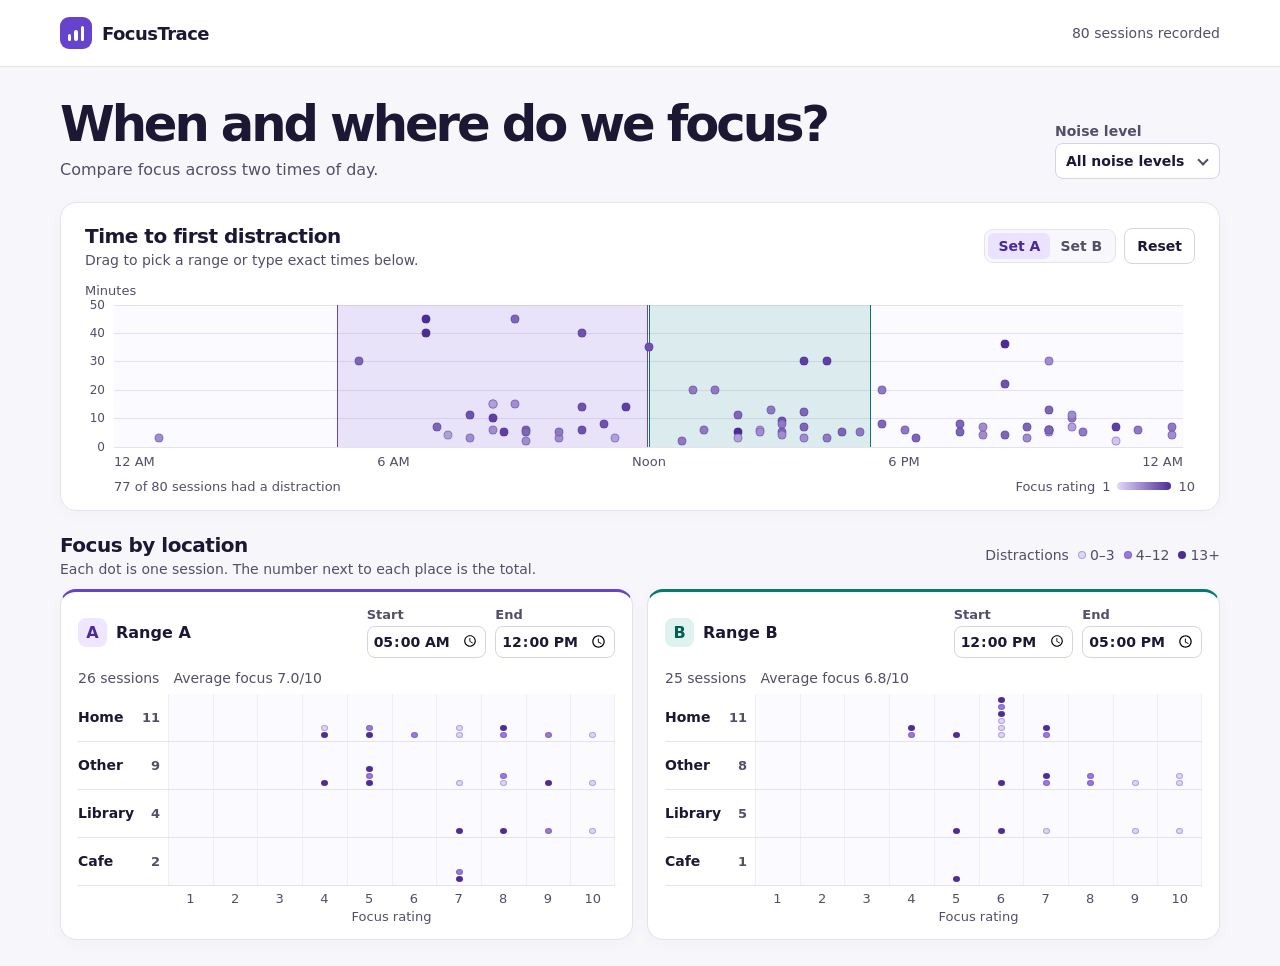
<file: assignment-4/index.html>
<!doctype html>
<html lang="en">
<head>
  <meta charset="utf-8">
  <meta name="viewport" content="width=device-width, initial-scale=1">
  <meta name="theme-color" content="#f7f7fb">
  <title>FocusTrace | Session explorer</title>
  <link rel="stylesheet" href="styles.css">
  <script src="dashboard.js" defer></script>
</head>
<body>
  <header class="topbar">
    <div class="shell topbar-inner">
      <div class="brand"><span class="brand-mark" aria-hidden="true"><i></i><i></i><i></i></span>FocusTrace</div>
      <span id="dataset-size" class="data-label"></span>
    </div>
  </header>

  <main class="shell" aria-labelledby="page-title">
    <div class="intro">
      <div>
        <h1 id="page-title">When and where do we focus?</h1>
        <p>Compare focus across two times of day.</p>
      </div>
      <label class="filter">Noise level
        <select id="noise" disabled>
          <option value="">All noise levels</option>
        </select>
      </label>
    </div>

    <p id="load-status" class="notice" role="status">Loading session data…</p>

    <div id="dashboard" hidden>
      <section class="card timeline-card" aria-labelledby="timeline-title">
        <div class="section-header">
          <div>
            <h2 id="timeline-title">Time to first distraction</h2>
            <p id="brush-help">Drag to pick a range or type exact times below.</p>
          </div>
          <div class="timeline-controls">
            <fieldset class="range-toggle">
              <legend class="sr-only">Range to set by dragging</legend>
              <label><input type="radio" name="brush-range" value="a" checked><span>Set A</span></label>
              <label><input type="radio" name="brush-range" value="b"><span>Set B</span></label>
            </fieldset>
            <button id="reset" type="button">Reset</button>
          </div>
        </div>
        <div class="timeline-unit">Minutes</div>
        <div class="timeline-chart">
          <div id="timeline-y" class="timeline-y" aria-hidden="true"></div>
          <div id="timeline-plot" class="timeline-plot" aria-describedby="brush-help">
            <div id="timeline-grid" class="timeline-layer" aria-hidden="true"></div>
            <div id="timeline-windows" class="timeline-layer" aria-hidden="true"></div>
            <div id="timeline-points" class="timeline-layer" aria-hidden="true"></div>
            <p id="timeline-empty" class="empty" hidden>No sessions with distractions match this noise level.</p>
          </div>
          <div class="timeline-x" aria-hidden="true"><span>12 AM</span><span>6 AM</span><span>Noon</span><span>6 PM</span><span>12 AM</span></div>
        </div>
        <div class="timeline-footer">
          <p id="timeline-count"></p>
          <div class="focus-key"><span>Focus rating</span><span>1</span><span class="focus-scale" aria-hidden="true"></span><span>10</span></div>
        </div>
      </section>

      <section class="comparison" aria-labelledby="comparison-title">
        <div class="section-header comparison-header">
          <div>
            <h2 id="comparison-title">Focus by location</h2>
            <p>Each dot is one session. The number next to each place is the total.</p>
          </div>
          <ul class="legend" aria-label="Number of distractions">
            <li>Distractions</li>
            <li><span class="swatch low"></span>0–3</li>
            <li><span class="swatch middle"></span>4–12</li>
            <li><span class="swatch high"></span>13+</li>
          </ul>
        </div>
        <p id="comparison-status" class="sr-only" role="status"></p>
        <div id="range-cards" class="range-cards"></div>
      </section>
    </div>
  </main>

  <template id="range-template">
    <article class="card range-card">
      <div class="range-header">
        <div class="range-identity"><span class="range-letter" aria-hidden="true"></span><h3></h3></div>
        <div class="time-controls">
          <label>Start<input class="range-start" type="time" required></label>
          <label>End<input class="range-end" type="time" required></label>
        </div>
      </div>
      <div class="range-summary"><span class="range-count"></span><span class="range-mean"></span></div>
      <div class="location-chart">
        <div class="location-rows"></div>
        <div class="rating-axis" aria-hidden="true"><span>1</span><span>2</span><span>3</span><span>4</span><span>5</span><span>6</span><span>7</span><span>8</span><span>9</span><span>10</span></div>
        <div class="axis-title">Focus rating</div>
      </div>
      <p class="range-empty empty" hidden>No sessions match this range and noise level.</p>
    </article>
  </template>
</body>
</html>
</file>
<file: assignment-4/styles.css>
:root {
  color-scheme: light;
  --ink: #1c1833;
  --muted: #544e68;
  --line: #e5e2ef;
  --a: #6643cd;
  --a-fill: #6943d220;
  --b: #067a70;
  --b-fill: #05847720;
  --low: #ded5fa;
  --middle: #987ade;
  --high: #4c2d96;
  font-family: "Avenir Next", Avenir, Inter, system-ui, sans-serif;
  background: #f7f7fb;
  color: var(--ink);
}

* { box-sizing: border-box; }
body { margin: 0; }
[hidden] { display: none !important; }
button, select, input { font: inherit; color: inherit; }
button, select { cursor: pointer; }
:focus-visible { outline: 2px solid var(--a); outline-offset: 3px; }
h1, h2, h3, p { margin: 0; }
p { color: var(--muted); }
.shell { width: min(1160px, calc(100% - 64px)); margin-inline: auto; }
.topbar { background: #fff; border-bottom: 1px solid var(--line); }
.topbar-inner { min-height: 66px; display: flex; align-items: center; justify-content: space-between; gap: 14px; }
.brand { display: flex; align-items: center; gap: 10px; font-weight: 750; font-size: 1.125rem; letter-spacing: -.03em; }
.brand-mark { display: flex; justify-content: center; align-items: flex-end; gap: 3px; padding: 8px; width: 32px; height: 32px; border-radius: 9px; background: var(--a); }
.brand-mark i { width: 4px; border-radius: 2px; background: #fff; }
.brand-mark i:nth-child(1) { height: 7px; }
.brand-mark i:nth-child(2) { height: 11px; }
.brand-mark i:nth-child(3) { height: 15px; }
.data-label { color: var(--muted); font-size: .875rem; }
.intro { display: flex; justify-content: space-between; align-items: flex-end; gap: 24px; margin: 32px 0 23px; }
.intro h1 { font-size: clamp(2rem, 4.5vw, 3.1rem); line-height: 1.04; letter-spacing: -.062em; font-weight: 750; }
.intro p { margin-top: 9px; }
.filter, .time-controls label { display: grid; gap: 4px; color: var(--muted); font-size: .875rem; font-weight: 600; }
.filter select, .time-controls input, button { min-height: 36px; border: 1px solid #d7d3e5; border-radius: 8px; background: #fff; color: var(--ink); }
.filter select { min-width: 165px; padding: 0 34px 0 10px; appearance: none; }
.filter { position: relative; }
.filter::after { content: ""; position: absolute; right: 13px; bottom: 15px; width: 6px; height: 6px; border: solid var(--muted); border-width: 0 2px 2px 0; transform: rotate(45deg); pointer-events: none; }
.notice { padding: 20px; background: #fff; border: 1px solid var(--line); border-radius: 12px; }
.card { border: 1px solid var(--line); border-radius: 16px; background: #fff; box-shadow: 0 4px 16px #21184207; }
.timeline-card { padding: 21px 24px 16px; }
.section-header { display: flex; align-items: center; justify-content: space-between; gap: 16px; }
.section-header h2 { font-size: 1.25rem; letter-spacing: -.025em; }
.section-header p { margin-top: 4px; font-size: .875rem; }
.timeline-controls { display: flex; align-items: center; gap: 8px; }
.range-toggle { display: flex; position: relative; margin: 0; padding: 3px; border: 1px solid var(--line); border-radius: 9px; background: #f8f7fc; white-space: nowrap; }
.range-toggle label { position: relative; cursor: pointer; }
.range-toggle span { display: block; padding: 5px 10px; border-radius: 6px; font-size: .875rem; color: var(--muted); font-weight: 650; }
.range-toggle input { position: absolute; opacity: 0; width: 1px; height: 1px; }
.range-toggle input:checked + span { background: #eae2ff; color: #482799; }
.range-toggle input[value="b"]:checked + span { background: #d6f1ec; color: #075c54; }
.range-toggle input:focus-visible + span { outline: 2px solid var(--a); }
button { padding: 0 12px; font-size: .875rem; font-weight: 600; }
button:hover { background: #f5f1ff; }
.timeline-unit { margin: 15px 0 7px; color: var(--muted); font-size: .8125rem; }
.timeline-chart { display: grid; grid-template-columns: 29px minmax(0, 1fr); row-gap: 7px; padding-right: 12px; }
.timeline-y, .timeline-plot { position: relative; height: 142px; }
.timeline-y span { position: absolute; top: var(--top); right: 9px; transform: translateY(-50%); color: var(--muted); font-size: .75rem; font-variant-numeric: tabular-nums; }
.timeline-plot { background: #fbfaff; cursor: crosshair; touch-action: pan-y; isolation: isolate; }
.timeline-layer { position: absolute; inset: 0; pointer-events: none; }
.timeline-gridline { position: absolute; inset-inline: 0; top: var(--top); border-top: 1px solid var(--line); }
.timeline-window { position: absolute; inset-block: 0; left: var(--left); width: var(--width); background: var(--window-fill); border-inline: 1px solid var(--window-color); }
[data-range="a"] { --window-fill: var(--a-fill); --window-color: var(--a); --range-text: #4a2b9b; --range-badge: #eee7ff; }
[data-range="b"] { --window-fill: var(--b-fill); --window-color: var(--b); --range-text: #075c54; --range-badge: #def3ef; }
.timeline-dot { position: absolute; top: var(--top); left: var(--left); transform: translate(-50%, -50%); width: 9px; height: 9px; border-radius: 50%; border: 1px solid #4c2d9660; background: var(--color); pointer-events: auto; }
.timeline-x { grid-column: 2; display: flex; justify-content: space-between; color: var(--muted); font-size: .8125rem; }
.timeline-footer { margin: 10px 0 0 29px; display: flex; align-items: center; justify-content: space-between; gap: 10px; color: var(--muted); font-size: .8125rem; }
.focus-key, .legend { display: flex; align-items: center; gap: 7px; white-space: nowrap; }
.focus-scale { width: 54px; height: 8px; border-radius: 5px; background: linear-gradient(90deg, #e3d9f9, var(--high)); }
.comparison { padding: 22px 0 26px; }
.comparison-header { margin-bottom: 12px; }
.legend { list-style: none; flex-wrap: wrap; gap: 9px; padding: 0; margin: 0; color: var(--muted); font-size: .875rem; }
.legend li { display: flex; align-items: center; gap: 4px; }
.swatch, .location-dot { display: block; width: 8px; height: 8px; border-radius: 50%; border: 1px solid #4c2d9650; background: var(--dot); }
.low { --dot: var(--low); }
.middle { --dot: var(--middle); }
.high { --dot: var(--high); }
.range-cards { display: grid; grid-template-columns: repeat(2, minmax(0, 1fr)); gap: 14px; }
.range-card { padding: 15px 17px; border-top: 3px solid var(--window-color); }
.range-header, .range-identity, .time-controls { display: flex; align-items: center; gap: 9px; }
.range-header { flex-wrap: wrap; justify-content: space-between; }
.range-letter { display: grid; place-items: center; width: 29px; height: 29px; border-radius: 8px; color: var(--range-text); background: var(--range-badge); font-weight: 700; }
.range-identity h3 { font-size: 1rem; }
.time-controls { align-items: start; }
.time-controls label { font-size: .8125rem; }
.time-controls input { padding: 0 5px; min-height: 32px; min-width: 0; font-size: .875rem; }
.range-summary { display: flex; gap: 14px; margin: 12px 0 8px; color: var(--muted); font-size: .875rem; font-variant-numeric: tabular-nums; }
.location-chart { --label-width: 90px; }
.location-row { display: grid; grid-template-columns: var(--label-width) 1fr; border-bottom: 1px solid var(--line); }
.location-label { display: flex; align-items: center; justify-content: space-between; gap: 4px; padding-right: 8px; font-size: .875rem; font-weight: 650; }
.location-label b { color: var(--muted); font-size: .8125rem; font-weight: 550; font-variant-numeric: tabular-nums; }
.rating-cells, .rating-axis { display: grid; grid-template-columns: repeat(10, minmax(0, 1fr)); }
.rating-cells { min-height: var(--row-height, 27px); background: #fbfaff; }
.rating-cell { display: flex; flex-direction: column-reverse; align-items: center; justify-content: flex-start; gap: 1px; border-left: 1px solid #f0edf8; padding-bottom: 3px; }
.rating-cell:last-child { border-right: 1px solid #f0edf8; }
.location-dot { height: 6px; width: 7px; flex: none; }
.rating-axis, .axis-title { margin-left: var(--label-width); color: var(--muted); text-align: center; font-size: .8125rem; }
.rating-axis { margin-top: 5px; }
.axis-title { margin-top: 3px; }
.empty { font-size: .875rem; }
.timeline-plot .empty { position: absolute; inset: 0; display: grid; place-items: center; padding: 10px; text-align: center; pointer-events: none; }
.range-empty { margin-top: 9px; }
.sr-only { position: absolute; width: 1px; height: 1px; padding: 0; margin: -1px; overflow: hidden; clip-path: inset(50%); white-space: nowrap; }

@media (max-width: 900px) {
  .shell { width: calc(100% - 36px); }
  .range-card { padding-inline: 12px; }
  .location-chart { --label-width: 70px; }
}

@media (max-width: 620px) {
  .shell { width: calc(100% - 24px); }
  .intro, .section-header { align-items: flex-start; flex-direction: column; }
  .intro { gap: 14px; margin-top: 24px; }
  .timeline-card { padding-inline: 12px; }
  .timeline-footer { flex-wrap: wrap; }
  .range-cards { grid-template-columns: minmax(0, 1fr); }
}
</file>
